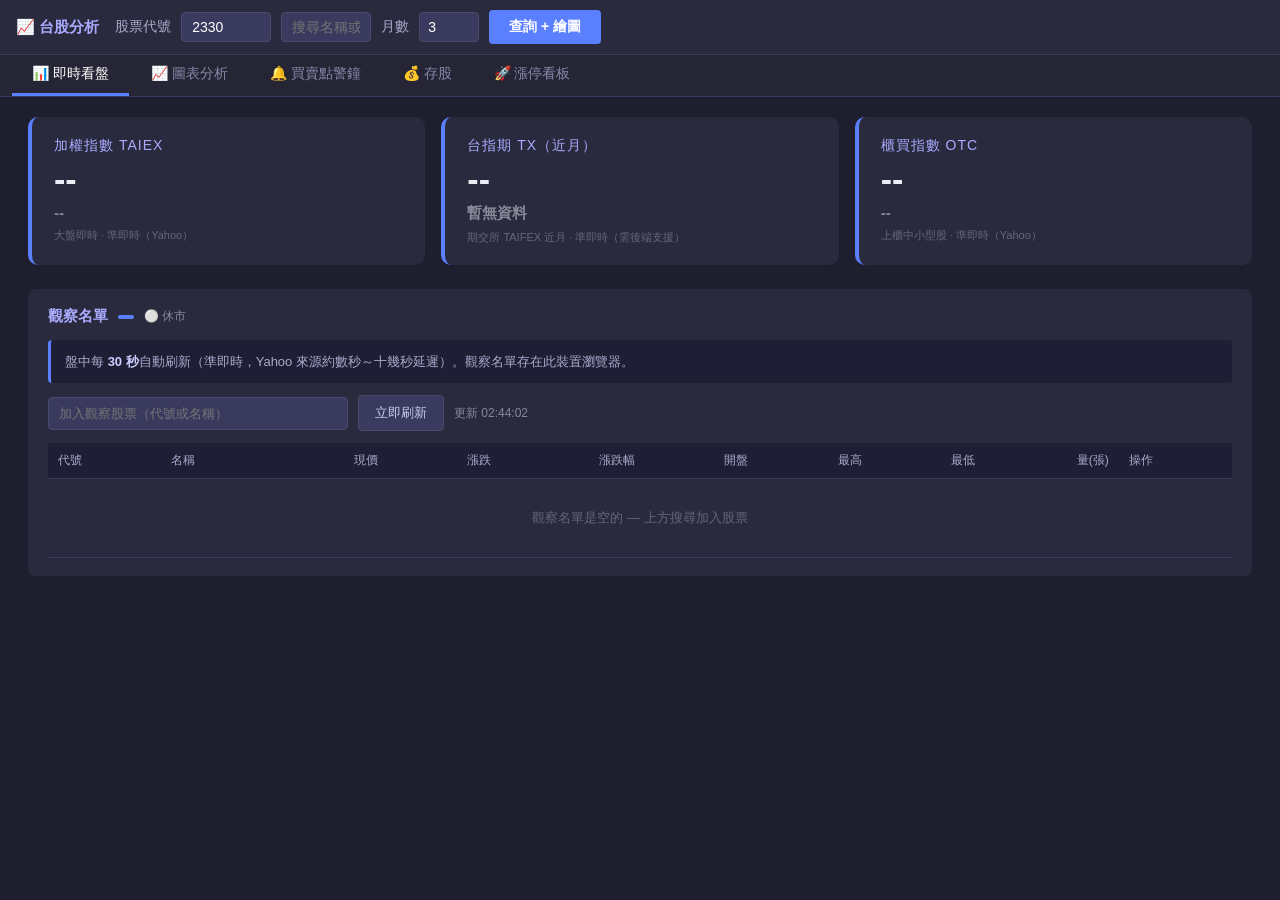
<file: index.html>
<!DOCTYPE html>
<html lang="zh-TW">
<head>
  <meta charset="UTF-8">
  <meta name="viewport" content="width=device-width, initial-scale=1.0">
  <title>台股分析工具</title>
  <link rel="stylesheet" href="app.css?v=20261029b">
</head>
<body>

  <!-- 頂部操作列 -->
  <div id="topbar">
    <span id="siteTitle">📈 台股分析</span>
    <label>股票代號</label>
    <input type="text" id="stockInput" value="2330" maxlength="6" autocomplete="off">

    <div id="searchContainer">
      <input type="text" id="searchInput" placeholder="搜尋名稱或代號..." autocomplete="off">
      <div id="searchDropdown"></div>
    </div>

    <label>月數</label>
    <input type="number" id="monthsInput" value="3" min="1" max="12">
    <button id="queryBtn">查詢 + 繪圖</button>
    <span id="statusLabel"></span>
  </div>

  <!-- 分頁列 -->
  <div id="tabBar">
    <button class="tab-btn active" data-tab="market">📊 即時看盤</button>
    <button class="tab-btn" data-tab="chart">📈 圖表分析</button>
    <button class="tab-btn" data-tab="alerts">🔔 買賣點警鐘</button>
    <button class="tab-btn" data-tab="holdings">💰 存股</button>
    <button class="tab-btn" data-tab="limitup">🚀 漲停看板</button>
  </div>

  <!-- 圖表分析頁 -->
  <div id="tab-chart" class="tab-pane">
    <div id="main">
      <div id="infoPanel">
        <h3>即時資訊</h3>
        <div class="info-row"><span class="info-key">名稱</span><span id="info-name" class="info-val">--</span></div>
        <div class="info-row"><span class="info-key">最新股價</span><span id="info-price" class="info-val">--</span></div>
        <div class="info-row"><span class="info-key">開盤</span><span id="info-open" class="info-val">--</span></div>
        <div class="info-row"><span class="info-key">最高</span><span id="info-high" class="info-val">--</span></div>
        <div class="info-row"><span class="info-key">最低</span><span id="info-low" class="info-val">--</span></div>
        <div class="info-row"><span class="info-key">昨收</span><span id="info-ref" class="info-val">--</span></div>
        <div class="info-row"><span class="info-key">成交量（張）</span><span id="info-vol" class="info-val">--</span></div>
        <div class="info-row"><span class="info-key">漲跌</span><span id="info-change" class="info-val">--</span></div>

        <div id="myHoldingsQuick">
          <h4>我的持股</h4>
          <div id="quickHoldingsList" class="quick-holdings-list">
            <span class="quick-empty">載入中...</span>
          </div>
        </div>
      </div>
      <div id="chartArea">
        <div id="chart-candle"></div>
        <div id="chart-macd"></div>
        <div id="chart-rsi"></div>
        <div id="chart-volume"></div>
      </div>
    </div>
  </div>

  <!-- 買賣點警鐘頁 -->
  <div id="tab-alerts" class="tab-pane">
    <div id="alertsPage">

      <!-- Telegram 設定 -->
      <div class="alerts-section">
        <h3>Telegram Bot 設定</h3>
        <div class="tg-setup-hint">
          1. Telegram 搜尋 <b>@BotFather</b> → 傳 <code>/newbot</code> → 取得 Bot Token<br>
          2. 搜尋你建立的 Bot，傳任意訊息給它<br>
          3. 貼上 Token 後按「自動取得 Chat ID」<br>
          <span style="color:#ffaa55">⚠ 背景監控由 Google Apps Script 負責，此處設定僅供測試通知使用</span>
        </div>
        <div class="token-row" style="margin-top:12px">
          <input type="password" id="telegramTokenInput" placeholder="Bot Token（如 123456:ABC-DEF...）">
          <button id="getChatIdBtn">自動取得 Chat ID</button>
          <button id="saveTokenBtn">儲存</button>
          <button id="testTelegramBtn">測試通知</button>
        </div>
        <div class="token-row" style="margin-top:8px">
          <input type="text" id="telegramChatIdInput" placeholder="Chat ID（自動填入或手動輸入）" style="width:220px">
        </div>
        <div id="tokenStatus" class="token-status"></div>
      </div>

      <!-- 買賣點監控 -->
      <div class="alerts-section">
        <h3>買賣點監控 <span id="alertCountBadge"></span></h3>
        <div class="tg-setup-hint" style="margin-bottom:12px">
          預設載入你的持股。填入<b style="color:#ff8888">買點（跌到 ↓）</b>或<b style="color:#66ffaa">賣點（漲到 ↑）</b>價格後按「儲存」，
          觸價時由 <b>Google Apps Script</b> 背景監控並發 <b>Telegram</b> 即時通知。
        </div>
        <div class="add-alert-row">
          <div id="alertSearchContainer">
            <input type="text" id="alertSearchInput" placeholder="加入其他股票監控（代號或名稱）" autocomplete="off">
            <div id="alertSearchDropdown"></div>
          </div>
        </div>
        <div id="addAlertStatus" class="token-status"></div>
        <div class="holdings-table-wrap" style="margin-top:12px">
          <table id="alertTable">
            <thead>
              <tr>
                <th>代號</th>
                <th>名稱</th>
                <th class="num">現價</th>
                <th class="num">買點 ↓</th>
                <th class="num">賣點 ↑</th>
                <th>狀態</th>
                <th>操作</th>
              </tr>
            </thead>
            <tbody id="alertTbody">
              <tr><td colspan="7" class="no-holdings">載入中...</td></tr>
            </tbody>
          </table>
        </div>
      </div>

    </div>
  </div>

  <!-- 存股頁 -->
  <div id="tab-holdings" class="tab-pane">
    <div id="holdingsPage">

      <!-- 摘要 -->
      <div class="holdings-section">
        <h3>投資組合摘要</h3>
        <div class="holdings-summary">
          <div class="summary-card">
            <div class="summary-label">總市值</div>
            <div class="summary-value" id="sumMarketValue">--</div>
          </div>
          <div class="summary-card">
            <div class="summary-label">總損益</div>
            <div class="summary-value" id="sumProfit">--</div>
          </div>
          <div class="summary-card">
            <div class="summary-label">年股息估算</div>
            <div class="summary-value" id="sumAnnualDiv">--</div>
          </div>
          <div class="summary-card">
            <div class="summary-label">平均殖利率</div>
            <div class="summary-value" id="sumAvgYield">--</div>
          </div>
          <div class="summary-card">
            <div class="summary-label">持股檔數</div>
            <div class="summary-value" id="sumCount">--</div>
          </div>
        </div>
      </div>

      <!-- 分布視覺化 -->
      <div class="holdings-section">
        <h3>分布視覺化</h3>
        <div class="holdings-charts">
          <div class="pie-container">
            <div class="pie-title">市值佔比</div>
            <div id="pieMarketValue" class="pie-content"></div>
          </div>
          <div class="pie-container">
            <div class="pie-title">年股息佔比</div>
            <div id="pieAnnualDiv" class="pie-content"></div>
          </div>
        </div>
      </div>

      <!-- 新增持股 -->
      <div class="holdings-section">
        <h3>新增持股</h3>
        <div class="add-holding-row">
          <div id="holdingSearchContainer">
            <input type="text" id="holdingSearchInput" placeholder="代號或名稱" autocomplete="off">
            <div id="holdingSearchDropdown"></div>
          </div>
          <input type="text" id="holdingStockNo" placeholder="代號" maxlength="6" readonly>
          <input type="text" id="holdingStockName" placeholder="名稱" readonly>
          <input type="number" id="holdingShares" placeholder="股數" min="1" step="1">
          <input type="number" id="holdingCostPrice" placeholder="成本價 / 股（選填）" step="0.01" min="0">
          <input type="text" id="holdingAccount" placeholder="帳戶（如：永豐、玉山）">
          <input type="text" id="holdingTags" placeholder="標籤（逗號分隔，如：金融,高股息）">
          <button id="addHoldingBtn">新增</button>
        </div>
        <div id="addHoldingStatus" class="token-status"></div>
      </div>

      <!-- 篩選 + 表格 -->
      <div class="holdings-section">
        <h3>持股清單 <span id="holdingCountBadge"></span></h3>
        <div class="holdings-filter">
          <label>股利期間</label>
          <select id="dividendPeriod">
            <option value="ttm">近 12 個月</option>
            <option value="thisYear">今年</option>
            <option value="lastYear">去年</option>
          </select>
          <label style="margin-left:18px">標籤篩選</label>
          <div id="tagFilterChips"></div>
          <button id="refreshHoldingsBtn" style="margin-left:auto">重新整理</button>
        </div>
        <div class="holdings-table-wrap">
          <table id="holdingsTable">
            <thead>
              <tr>
                <th data-sort="stockNo">代號</th>
                <th data-sort="stockName">名稱</th>
                <th data-sort="account">帳戶</th>
                <th data-sort="tags">標籤</th>
                <th data-sort="shares" class="num">持股</th>
                <th data-sort="costPrice" class="num">成本</th>
                <th data-sort="price" class="num">現價</th>
                <th data-sort="marketValue" class="num">市值</th>
                <th data-sort="profit" class="num">損益</th>
                <th data-sort="annualDiv" class="num">年股息</th>
                <th data-sort="yield" class="num">市場殖利率</th>
                <th data-sort="personalYield" class="num">個人殖利率</th>
                <th>操作</th>
              </tr>
            </thead>
            <tbody id="holdingsTbody">
              <tr><td colspan="13" class="no-holdings">尚無持股</td></tr>
            </tbody>
            <tfoot id="holdingsTfoot"></tfoot>
          </table>
        </div>
      </div>

    </div>
  </div>

  <!-- 即時看盤頁 -->
  <div id="tab-market" class="tab-pane active">
    <div id="marketPage">

      <!-- 指數卡片 -->
      <div class="market-indices">
        <div class="index-card" id="idxTwii">
          <div class="idx-name">加權指數 TAIEX</div>
          <div class="idx-price">--</div>
          <div class="idx-change">--</div>
          <div class="idx-meta">大盤即時 · 準即時（Yahoo）</div>
        </div>
        <div class="index-card" id="idxTx">
          <div class="idx-name">台指期 TX（近月）</div>
          <div class="idx-price">--</div>
          <div class="idx-change">載入中</div>
          <div class="idx-meta">期交所 TAIFEX 近月 · 準即時（需後端支援）</div>
        </div>
        <div class="index-card" id="idxOtc">
          <div class="idx-name">櫃買指數 OTC</div>
          <div class="idx-price">--</div>
          <div class="idx-change">--</div>
          <div class="idx-meta">上櫃中小型股 · 準即時（Yahoo）</div>
        </div>
      </div>

      <!-- 觀察名單 -->
      <div class="market-section">
        <h3>
          觀察名單 <span id="watchCountBadge"></span>
          <span id="marketStatus" class="market-status"></span>
        </h3>
        <div class="tg-setup-hint" style="margin-bottom:12px">
          盤中每 <b>30 秒</b>自動刷新（準即時，Yahoo 來源約數秒～十幾秒延遲）。觀察名單存在此裝置瀏覽器。
        </div>
        <div class="add-watch-row">
          <div id="watchSearchContainer">
            <input type="text" id="watchSearchInput" placeholder="加入觀察股票（代號或名稱）" autocomplete="off">
            <div id="watchSearchDropdown"></div>
          </div>
          <button id="refreshWatchBtn">立即刷新</button>
          <span id="watchUpdated" class="watch-updated"></span>
        </div>
        <div class="holdings-table-wrap" style="margin-top:12px">
          <table id="watchTable">
            <thead>
              <tr>
                <th>代號</th>
                <th>名稱</th>
                <th class="num">現價</th>
                <th class="num">漲跌</th>
                <th class="num">漲跌幅</th>
                <th class="num">開盤</th>
                <th class="num">最高</th>
                <th class="num">最低</th>
                <th class="num">量(張)</th>
                <th>操作</th>
              </tr>
            </thead>
            <tbody id="watchTbody">
              <tr><td colspan="10" class="no-holdings">觀察名單是空的 — 上方搜尋加入股票</td></tr>
            </tbody>
          </table>
        </div>
      </div>

    </div>
  </div>

  <!-- 漲停看板頁（資料來源：taiwan-stock-board 每日收盤後自動產生的 data.json） -->
  <div id="tab-limitup" class="tab-pane">
    <div id="limitupPage">
      <div class="market-section">
        <h3>
          每日漲停飆股 <span id="limitupCountBadge"></span>
          <span id="limitupDate" class="market-status"></span>
        </h3>
        <div class="tg-setup-hint" style="margin-bottom:12px">
          上市股票收盤漲幅 ≥ 9.5%，交易日 <b>14:15</b> 後自動更新。點擊列可展開相關新聞，點擊代號可看K線圖。
        </div>
        <div class="holdings-table-wrap">
          <table id="limitupTable">
            <thead>
              <tr>
                <th>代號</th>
                <th>名稱</th>
                <th class="num">收盤價</th>
                <th class="num">漲幅</th>
                <th class="num">成交量(張)</th>
                <th>新聞</th>
              </tr>
            </thead>
            <tbody id="limitupTbody">
              <tr><td colspan="6" class="no-holdings">載入中...</td></tr>
            </tbody>
          </table>
        </div>
      </div>
    </div>
  </div>

  <script src="lib/lightweight-charts.standalone.production.js"></script>
  <script src="app.js?v=20261029b"></script>
</body>
</html>
</file>
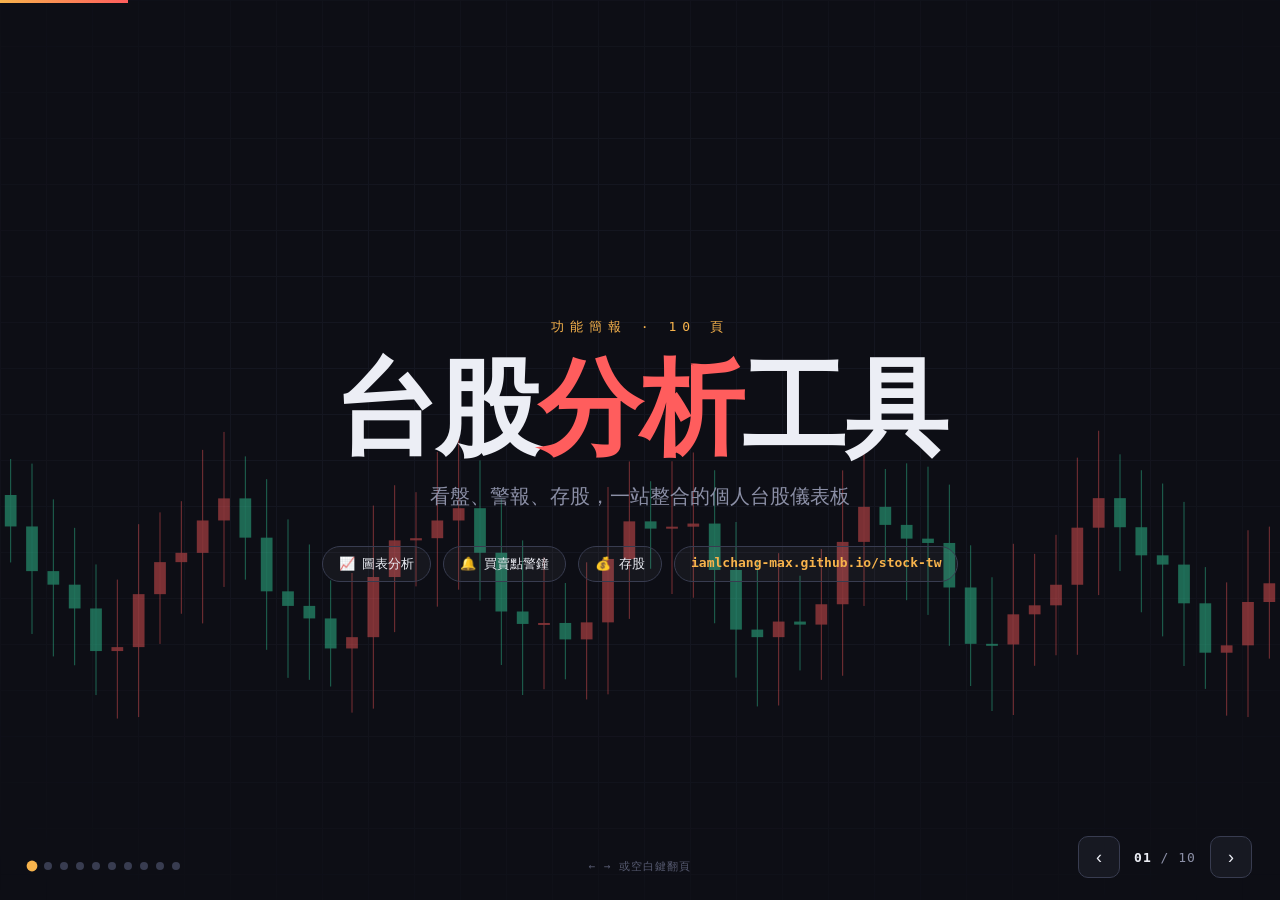
<file: slides.html>
<!DOCTYPE html>
<html lang="zh-TW">
<head>
<meta charset="UTF-8">
<meta name="viewport" content="width=device-width, initial-scale=1.0">
<title>台股分析工具 — 功能簡報</title>
<style>
  :root {
    --ink:      #0d0e15;
    --panel:    #171922;
    --panel-2:  #1f2230;
    --line:     #2a2d3d;
    --line-2:   #383c50;
    --text:     #eceef5;
    --muted:    #8b8fa6;
    --dim:      #565a70;
    --gold:     #f7b34c;
    --gold-dim: #7a5c2a;
    --up:       #ff5d5d;  /* 台股漲＝紅 */
    --down:     #35d6a0;  /* 台股跌＝綠 */
    --blue:     #6d8cff;
    --sans: "Microsoft JhengHei", "PingFang TC", "Noto Sans TC", system-ui, sans-serif;
    --mono: "SF Mono", "Cascadia Code", "Consolas", "Roboto Mono", ui-monospace, monospace;
  }

  * { margin: 0; padding: 0; box-sizing: border-box; }

  html, body { height: 100%; }

  body {
    background: var(--ink);
    color: var(--text);
    font-family: var(--sans);
    overflow: hidden;
    -webkit-font-smoothing: antialiased;
  }

  /* subtle terminal grid on the whole stage */
  .stage {
    position: fixed;
    inset: 0;
    background-image:
      linear-gradient(var(--line) 1px, transparent 1px),
      linear-gradient(90deg, var(--line) 1px, transparent 1px);
    background-size: 46px 46px;
    opacity: 0.28;
    pointer-events: none;
    -webkit-mask-image: radial-gradient(ellipse 80% 70% at 50% 45%, #000 40%, transparent 100%);
            mask-image: radial-gradient(ellipse 80% 70% at 50% 45%, #000 40%, transparent 100%);
  }

  .deck { position: fixed; inset: 0; }

  .slide {
    position: absolute;
    inset: 0;
    display: flex;
    opacity: 0;
    visibility: hidden;
    transform: translateY(14px);
    transition: opacity .5s ease, transform .5s ease, visibility .5s;
    padding: clamp(28px, 5vh, 60px) clamp(32px, 6vw, 96px);
  }
  .slide.active { opacity: 1; visibility: visible; transform: none; }

  .inner {
    margin: auto;
    width: 100%;
    max-width: 1180px;
    height: 100%;
    display: flex;
    flex-direction: column;
  }

  /* ── slide chrome ── */
  .eyebrow {
    display: flex;
    align-items: center;
    gap: 12px;
    font-family: var(--mono);
    font-size: 12px;
    letter-spacing: 2px;
    text-transform: uppercase;
    color: var(--gold);
  }
  .eyebrow::before {
    content: "";
    width: 26px; height: 2px;
    background: var(--gold);
  }
  .eyebrow .tab { color: var(--muted); letter-spacing: 1px; }

  h2.title {
    font-size: clamp(28px, 4.4vw, 46px);
    font-weight: 800;
    line-height: 1.12;
    letter-spacing: -0.5px;
    text-wrap: balance;
    margin: 18px 0 8px;
  }
  .lede {
    color: var(--muted);
    font-size: clamp(14px, 1.5vw, 17px);
    line-height: 1.7;
    max-width: 62ch;
  }

  .body { flex: 1; display: flex; min-height: 0; margin-top: clamp(18px, 3.2vh, 34px); }

  /* ── generic panels ── */
  .panel {
    background: var(--panel);
    border: 1px solid var(--line);
    border-radius: 12px;
  }
  .num { font-family: var(--mono); font-variant-numeric: tabular-nums; }

  /* ── footer bar ── */
  .footbar {
    display: flex;
    align-items: center;
    justify-content: space-between;
    font-family: var(--mono);
    font-size: 11px;
    letter-spacing: 1px;
    color: var(--dim, #5d6076);
    padding-top: 16px;
  }
  .footbar .brand { color: var(--muted); }
  .footbar .brand b { color: var(--gold); font-weight: 700; }

  /* ═══════════ SLIDE 1 — COVER ═══════════ */
  #s1 { padding: 0; }
  #s1 canvas { position: absolute; inset: 0; width: 100%; height: 100%; opacity: .5; }
  .cover {
    position: relative;
    margin: auto;
    text-align: center;
    z-index: 2;
    padding: 40px;
  }
  .cover .kicker {
    font-family: var(--mono);
    font-size: 13px;
    letter-spacing: 6px;
    color: var(--gold);
    text-transform: uppercase;
  }
  .cover h1 {
    font-size: clamp(44px, 9vw, 104px);
    font-weight: 800;
    letter-spacing: -2px;
    line-height: 0.98;
    margin: 22px 0 20px;
  }
  .cover h1 .mk { color: var(--up); }
  .cover .sub { color: var(--muted); font-size: clamp(15px, 2vw, 20px); max-width: 40ch; margin: 0 auto; line-height: 1.6; }
  .cover .chips { display: flex; gap: 12px; justify-content: center; flex-wrap: wrap; margin-top: 34px; }
  .cover .chip {
    font-family: var(--mono);
    font-size: 13px;
    color: var(--text);
    background: rgba(255,255,255,.04);
    border: 1px solid var(--line-2);
    padding: 8px 16px;
    border-radius: 999px;
  }
  .cover .chip b { color: var(--gold); }

  /* ═══════════ shared grids ═══════════ */
  .cols-2 { display: grid; grid-template-columns: 1fr 1fr; gap: 26px; width: 100%; }
  .cols-3 { display: grid; grid-template-columns: repeat(3, 1fr); gap: 20px; width: 100%; }

  /* spec rows (architecture) */
  .spec { display: flex; flex-direction: column; gap: 0; align-self: center; width: 100%; }
  .spec .row {
    display: grid;
    grid-template-columns: 130px 1fr;
    gap: 18px;
    padding: 15px 4px;
    border-bottom: 1px solid var(--line);
    align-items: baseline;
  }
  .spec .row:last-child { border-bottom: none; }
  .spec .k { font-family: var(--mono); font-size: 12px; letter-spacing: 1px; color: var(--gold); text-transform: uppercase; }
  .spec .v { font-size: 15px; color: var(--text); line-height: 1.5; }
  .spec .v small { color: var(--muted); display: block; margin-top: 3px; font-size: 12.5px; }

  /* tab overview cards */
  .tabcard {
    display: flex;
    flex-direction: column;
    padding: 26px 24px;
    gap: 14px;
  }
  .tabcard .ic { font-size: 34px; }
  .tabcard h3 { font-size: 22px; font-weight: 800; }
  .tabcard .desc { color: var(--muted); font-size: 14px; line-height: 1.65; flex: 1; }
  .tabcard .pts { list-style: none; display: flex; flex-direction: column; gap: 7px; }
  .tabcard .pts li { font-size: 13px; color: var(--text); padding-left: 16px; position: relative; }
  .tabcard .pts li::before { content: "▸"; position: absolute; left: 0; color: var(--gold); }
  .tabcard.chart { border-top: 3px solid var(--blue); }
  .tabcard.alert { border-top: 3px solid var(--gold); }
  .tabcard.save  { border-top: 3px solid var(--up); }

  /* feature list (left column of detail slides) */
  .flist { display: flex; flex-direction: column; gap: 16px; align-self: center; }
  .flist .f { display: grid; grid-template-columns: 34px 1fr; gap: 12px; }
  .flist .f .fi {
    width: 34px; height: 34px; border-radius: 9px;
    display: grid; place-items: center;
    background: var(--panel-2); border: 1px solid var(--line-2);
    font-size: 17px;
  }
  .flist .f h4 { font-size: 15.5px; font-weight: 700; margin-bottom: 3px; }
  .flist .f p { font-size: 13px; color: var(--muted); line-height: 1.55; }

  /* mock: info panel */
  .mock { padding: 16px; display: flex; flex-direction: column; gap: 10px; align-self: center; width: 100%; }
  .mock-head { display: flex; align-items: center; justify-content: space-between; font-size: 12px; color: var(--muted); font-family: var(--mono); letter-spacing: 1px; }
  .inforow { display: flex; justify-content: space-between; padding: 7px 4px; border-bottom: 1px solid var(--line); font-size: 13px; }
  .inforow .ik { color: var(--muted); }
  .inforow .iv { font-family: var(--mono); font-weight: 700; }
  .inforow .up { color: var(--up); }

  .mini-chart { height: 150px; border-radius: 8px; overflow: hidden; border: 1px solid var(--line); background: #10121b; }
  .mini-chart canvas { width: 100%; height: 100%; display: block; }

  .indicators { display: flex; gap: 8px; flex-wrap: wrap; margin-top: 4px; }
  .indicators .tag { font-family: var(--mono); font-size: 11.5px; padding: 5px 11px; border-radius: 6px; background: var(--panel-2); border: 1px solid var(--line-2); color: var(--text); }

  /* holdings quick chips (slide 5) */
  .side-mock { padding: 18px; display: flex; flex-direction: column; gap: 14px; align-self: center; width: 100%; }
  .side-mock .search { display: flex; align-items: center; gap: 8px; background: var(--panel-2); border: 1px solid var(--line-2); border-radius: 8px; padding: 9px 12px; color: var(--muted); font-size: 13px; }
  .side-title { font-family: var(--mono); font-size: 11px; letter-spacing: 2px; color: var(--muted); text-transform: uppercase; border-top: 1px solid var(--line); padding-top: 14px; }
  .qchips { display: flex; flex-direction: column; gap: 7px; }
  .qchip { display: flex; align-items: baseline; gap: 8px; background: var(--panel-2); border: 1px solid var(--line-2); border-radius: 8px; padding: 8px 12px; }
  .qchip .c { font-family: var(--mono); color: var(--gold); font-weight: 700; font-size: 13px; }
  .qchip .n { font-size: 13px; color: var(--text); }

  /* flow (slide 6) */
  .flow { display: grid; grid-template-columns: 1fr auto 1fr auto 1fr; align-items: stretch; gap: 0; width: 100%; align-self: center; }
  .step { padding: 26px 22px; text-align: center; display: flex; flex-direction: column; gap: 12px; }
  .step .sn { font-family: var(--mono); font-size: 12px; color: var(--gold); letter-spacing: 2px; }
  .step .si { font-size: 40px; }
  .step h4 { font-size: 18px; font-weight: 800; }
  .step p { font-size: 13px; color: var(--muted); line-height: 1.55; }
  .arrow { display: grid; place-items: center; color: var(--line-2); font-size: 26px; padding: 0 6px; }
  .flow .step:nth-child(5) .si { color: var(--gold); }

  /* tables */
  table.mock-table { width: 100%; border-collapse: collapse; font-size: 13.5px; align-self: center; }
  .mock-table th, .mock-table td { padding: 11px 14px; text-align: right; border-bottom: 1px solid var(--line); white-space: nowrap; }
  .mock-table th { color: var(--muted); font-weight: 500; font-family: var(--mono); font-size: 11.5px; letter-spacing: 1px; text-transform: uppercase; border-bottom: 2px solid var(--line-2); }
  .mock-table td:first-child, .mock-table th:first-child,
  .mock-table td.l, .mock-table th.l { text-align: left; }
  .mock-table .code { font-family: var(--mono); color: var(--gold); font-weight: 700; }
  .mock-table td.n { font-family: var(--mono); font-variant-numeric: tabular-nums; }
  .mock-table .up { color: var(--up); font-weight: 700; }
  .mock-table .down { color: var(--down); font-weight: 700; }
  .pill { font-family: var(--mono); font-size: 11px; padding: 3px 9px; border-radius: 999px; }
  .pill.on { background: #202a44; color: var(--blue); }
  .pill.hit { background: #352a1c; color: var(--gold); }
  .inp { font-family: var(--mono); background: #10121b; border: 1px solid var(--line-2); border-radius: 6px; padding: 5px 10px; color: var(--text); display: inline-block; min-width: 66px; text-align: right; }
  .inp.b { border-color: #5a2f2f; }
  .inp.s { border-color: #2c5344; }

  /* summary cards (slide 8) */
  .sumgrid { display: grid; grid-template-columns: repeat(4, 1fr); gap: 16px; }
  .sumcard { padding: 20px 18px; display: flex; flex-direction: column; gap: 9px; }
  .sumcard .sl { font-size: 12.5px; color: var(--muted); letter-spacing: 1px; }
  .sumcard .sv { font-family: var(--mono); font-size: 26px; font-weight: 800; font-variant-numeric: tabular-nums; }
  .sumcard .sv.up { color: var(--up); }
  .sumcard .sv small { font-size: 14px; }

  .pie-wrap { display: flex; align-items: center; gap: 26px; padding: 22px; align-self: center; }
  .pie {
    width: 168px; height: 168px; border-radius: 50%;
    flex-shrink: 0;
    background: conic-gradient(
      var(--blue)   0 57%,
      var(--down)   57% 84%,
      var(--gold)   84% 92%,
      var(--up)     92% 97%,
      #a06cff       97% 100%
    );
    -webkit-mask: radial-gradient(circle 44px at center, transparent 98%, #000 100%);
            mask: radial-gradient(circle 44px at center, transparent 98%, #000 100%);
  }
  .legend { display: flex; flex-direction: column; gap: 10px; font-size: 13.5px; }
  .legend .li { display: flex; align-items: center; gap: 10px; }
  .legend .sw { width: 12px; height: 12px; border-radius: 3px; }
  .legend .lv { margin-left: auto; font-family: var(--mono); color: var(--muted); }

  /* closing (slide 10) */
  .close-grid { display: grid; grid-template-columns: 1.1fr 1fr; gap: 40px; align-self: center; width: 100%; }
  .backend .row { display: grid; grid-template-columns: 128px 1fr; gap: 16px; padding: 13px 0; border-bottom: 1px solid var(--line); }
  .backend .row:last-child { border: none; }
  .backend .k { font-family: var(--mono); font-size: 12px; color: var(--gold); letter-spacing: 1px; }
  .backend .v { font-size: 14px; color: var(--text); line-height: 1.5; }
  .backend .v small { color: var(--muted); }
  .endcard { display: flex; flex-direction: column; justify-content: center; gap: 18px; padding: 34px; text-align: left; }
  .endcard .big { font-size: 30px; font-weight: 800; line-height: 1.2; }
  .endcard .u { font-family: var(--mono); font-size: 14px; color: var(--gold); word-break: break-all; }
  .endcard .meta { font-size: 13px; color: var(--muted); line-height: 1.7; }

  /* ── navigation ── */
  .nav { position: fixed; bottom: 22px; right: 28px; display: flex; align-items: center; gap: 14px; z-index: 40; }
  .nav button {
    width: 42px; height: 42px; border-radius: 10px;
    background: var(--panel); border: 1px solid var(--line-2); color: var(--text);
    font-size: 18px; cursor: pointer; display: grid; place-items: center;
    transition: background .15s, border-color .15s;
  }
  .nav button:hover { background: var(--panel-2); border-color: var(--gold); color: var(--gold); }
  .nav .count { font-family: var(--mono); font-size: 13px; letter-spacing: 1px; color: var(--muted); min-width: 62px; text-align: center; }
  .nav .count b { color: var(--text); }

  .progress { position: fixed; top: 0; left: 0; right: 0; height: 3px; background: transparent; z-index: 40; }
  .progress .bar { height: 100%; width: 0; background: linear-gradient(90deg, var(--gold), var(--up)); transition: width .5s ease; }

  .dots { position: fixed; bottom: 30px; left: 28px; display: flex; gap: 8px; z-index: 40; }
  .dots i { width: 8px; height: 8px; border-radius: 50%; background: var(--line-2); cursor: pointer; transition: background .2s, transform .2s; }
  .dots i.on { background: var(--gold); transform: scale(1.35); }

  .hint { position: fixed; bottom: 26px; left: 50%; transform: translateX(-50%); font-family: var(--mono); font-size: 11px; color: var(--dim, #565a70); letter-spacing: 1px; z-index: 40; }

  @media (prefers-reduced-motion: reduce) {
    .slide { transition: opacity .01s; }
    .progress .bar { transition: none; }
  }
  @media (max-width: 720px) {
    .cols-2, .cols-3, .sumgrid, .flow, .close-grid { grid-template-columns: 1fr; }
    .flow .arrow { transform: rotate(90deg); }
    .hint { display: none; }
  }
</style>
</head>
<body>
<div class="stage"></div>
<div class="progress"><div class="bar" id="bar"></div></div>

<div class="deck" id="deck">

  <!-- 1 ─ COVER -->
  <section class="slide active" id="s1">
    <canvas id="coverCanvas"></canvas>
    <div class="cover">
      <div class="kicker">功能簡報 · 10 頁</div>
      <h1>台股<span class="mk">分析</span>工具</h1>
      <p class="sub">看盤、警報、存股，一站整合的個人台股儀表板</p>
      <div class="chips">
        <span class="chip">📈 圖表分析</span>
        <span class="chip">🔔 買賣點警鐘</span>
        <span class="chip">💰 存股</span>
        <span class="chip"><b>iamlchang-max.github.io/stock-tw</b></span>
      </div>
    </div>
  </section>

  <!-- 2 ─ ARCHITECTURE -->
  <section class="slide" id="s2">
    <div class="inner">
      <div class="eyebrow"><span>01</span><span class="tab">架構總覽</span></div>
      <h2 class="title">純前端 × Apps Script 後端</h2>
      <p class="lede">前端部署在 GitHub Pages，資料與背景監控交給 Google Apps Script；行情走 Yahoo Finance，經自家代理避開 IP 封鎖。</p>
      <div class="body">
        <div class="cols-2">
          <div class="panel spec">
            <div class="row"><span class="k">前端</span><span class="v">原生 HTML / CSS / JS<small>index.html · app.css · app.js（GitHub Pages）</small></span></div>
            <div class="row"><span class="k">後端</span><span class="v">Google Apps Script<small>gas-code.gs — 資料儲存、行情代理、背景巡檢</small></span></div>
            <div class="row"><span class="k">圖表</span><span class="v">Lightweight Charts<small>K 線 · 均線 · 布林 · MACD · RSI · 量</small></span></div>
            <div class="row"><span class="k">行情</span><span class="v">Yahoo Finance<small>透過 GAS proxy（TWSE MIS 會擋 Google IP）</small></span></div>
            <div class="row"><span class="k">儲存</span><span class="v">ScriptProperties + localStorage<small>警報／持股存後端；設定與快取存本機</small></span></div>
          </div>
          <div class="panel mock">
            <div class="mock-head"><span>DATA FLOW</span><span>realtime</span></div>
            <div class="inforow"><span class="ik">瀏覽器（GitHub Pages）</span><span class="iv">UI</span></div>
            <div class="inforow"><span class="ik">↕ fetch / POST</span><span class="iv up">JSON</span></div>
            <div class="inforow"><span class="ik">Apps Script Web App</span><span class="iv">/exec</span></div>
            <div class="inforow"><span class="ik">↕ proxy</span><span class="iv">Yahoo</span></div>
            <div class="inforow"><span class="ik">背景 cron（每分鐘）</span><span class="iv">Telegram</span></div>
            <div class="indicators">
              <span class="tag">doGet</span><span class="tag">doPost</span><span class="tag">checkAlerts</span><span class="tag">handleProxy</span>
            </div>
          </div>
        </div>
      </div>
      <div class="footbar"><span class="brand"><b>台股分析工具</b> · 功能簡報</span><span>02 / 10</span></div>
    </div>
  </section>

  <!-- 3 ─ THREE TABS -->
  <section class="slide" id="s3">
    <div class="inner">
      <div class="eyebrow"><span>02</span><span class="tab">分頁概覽</span></div>
      <h2 class="title">三個分頁，一條動線</h2>
      <p class="lede">從看圖找標的、設好買賣點監控、再回頭盤點存股損益 —— 三頁彼此串接，代號到處可點跳圖。</p>
      <div class="body">
        <div class="cols-3">
          <div class="panel tabcard chart">
            <div class="ic">📈</div>
            <h3>圖表分析</h3>
            <p class="desc">輸入代號或搜尋名稱，繪出完整技術線圖與即時資訊。</p>
            <ul class="pts"><li>K 線＋均線＋布林</li><li>MACD／RSI／量</li><li>我的持股快選</li></ul>
          </div>
          <div class="panel tabcard alert">
            <div class="ic">🔔</div>
            <h3>買賣點警鐘</h3>
            <p class="desc">預載持股，設定買點與賣點，觸價由後端發 Telegram 通知。</p>
            <ul class="pts"><li>買賣雙價監控</li><li>現價紅漲綠跌</li><li>背景每分鐘巡檢</li></ul>
          </div>
          <div class="panel tabcard save">
            <div class="ic">💰</div>
            <h3>存股</h3>
            <p class="desc">盤點持股市值、損益與殖利率，圖表化投資組合分布。</p>
            <ul class="pts"><li>總損益＋報酬率</li><li>市場／個人殖利率</li><li>標籤篩選與排序</li></ul>
          </div>
        </div>
      </div>
      <div class="footbar"><span class="brand"><b>台股分析工具</b> · 功能簡報</span><span>03 / 10</span></div>
    </div>
  </section>

  <!-- 4 ─ CHART I -->
  <section class="slide" id="s4">
    <div class="inner">
      <div class="eyebrow"><span>03</span><span class="tab">圖表分析</span></div>
      <h2 class="title">查詢即繪圖，技術指標一次到位</h2>
      <div class="body">
        <div class="cols-2">
          <div class="flist">
            <div class="f"><div class="fi">🔍</div><div><h4>代號 / 名稱查詢</h4><p>輸入代號或用中文名稱模糊搜尋，選 1～12 月區間，按查詢即繪圖。</p></div></div>
            <div class="f"><div class="fi">📊</div><div><h4>即時資訊面板</h4><p>名稱、股價、開高低收、昨收、成交量、漲跌，紅漲綠跌一眼判讀。</p></div></div>
            <div class="f"><div class="fi">📈</div><div><h4>四組技術圖表</h4><p>K 線＋移動平均＋布林通道，另附 MACD、RSI 與成交量。</p></div></div>
          </div>
          <div class="panel mock">
            <div class="mock-head"><span>2330 台積電</span><span class="up">▲ 2415.00</span></div>
            <div class="inforow"><span class="ik">開盤</span><span class="iv">2402.00</span></div>
            <div class="inforow"><span class="ik">最高 / 最低</span><span class="iv">2420 / 2398</span></div>
            <div class="inforow"><span class="ik">漲跌</span><span class="iv up">+18.00 (+0.75%)</span></div>
            <div class="mini-chart"><canvas id="miniChart"></canvas></div>
            <div class="indicators">
              <span class="tag">K 線</span><span class="tag">MA</span><span class="tag">Bollinger</span><span class="tag">MACD</span><span class="tag">RSI</span><span class="tag">Volume</span>
            </div>
          </div>
        </div>
      </div>
      <div class="footbar"><span class="brand"><b>台股分析工具</b> · 功能簡報</span><span>04 / 10</span></div>
    </div>
  </section>

  <!-- 5 ─ CHART II -->
  <section class="slide" id="s5">
    <div class="inner">
      <div class="eyebrow"><span>04</span><span class="tab">圖表分析</span></div>
      <h2 class="title">我的持股快選 · 一鍵看圖</h2>
      <p class="lede">左側欄自動載入存股清單，點任一檔即在本頁繪圖；新增／刪除持股會即時同步，不必切分頁。</p>
      <div class="body">
        <div class="cols-2">
          <div class="panel side-mock">
            <div class="search">🔍　搜尋名稱或代號…</div>
            <div class="side-title">我的持股</div>
            <div class="qchips">
              <div class="qchip"><span class="c">2330</span><span class="n">台積電</span></div>
              <div class="qchip"><span class="c">2892</span><span class="n">第一金</span></div>
              <div class="qchip"><span class="c">4961</span><span class="n">天鈺</span></div>
              <div class="qchip"><span class="c">2881</span><span class="n">富邦金</span></div>
              <div class="qchip"><span class="c">6456</span><span class="n">GIS-KY</span></div>
            </div>
          </div>
          <div class="flist">
            <div class="f"><div class="fi">⚡</div><div><h4>點擊即繪圖</h4><p>持股晶片、存股頁「看圖」鈕、警鐘頁股名，三處都能一鍵跳到本頁繪圖。</p></div></div>
            <div class="f"><div class="fi">🔄</div><div><h4>自動同步</h4><p>存股頁增刪持股後，快選清單即時更新；同代號多帳戶只列一次。</p></div></div>
            <div class="f"><div class="fi">🗂️</div><div><h4>名稱對照快取</h4><p>台股代號↔中文對照表本機快取 24 小時，搜尋不必每次重抓。</p></div></div>
          </div>
        </div>
      </div>
      <div class="footbar"><span class="brand"><b>台股分析工具</b> · 功能簡報</span><span>05 / 10</span></div>
    </div>
  </section>

  <!-- 6 ─ ALERT I -->
  <section class="slide" id="s6">
    <div class="inner">
      <div class="eyebrow"><span>05</span><span class="tab">買賣點警鐘</span></div>
      <h2 class="title">設好價格，剩下的交給背景</h2>
      <p class="lede">前端只負責設定；真正的監控與通知在 Apps Script 上每分鐘自動執行，關掉網頁也照跑。</p>
      <div class="body">
        <div class="panel flow">
          <div class="step">
            <div class="sn">STEP 1</div><div class="si">✏️</div>
            <h4>設定買賣點</h4>
            <p>對持股填買點（跌到）或賣點（漲到），按儲存。</p>
          </div>
          <div class="arrow">→</div>
          <div class="step">
            <div class="sn">STEP 2</div><div class="si">⏱️</div>
            <h4>背景巡檢</h4>
            <p>GAS 每分鐘抓現價，僅交易時段 09:00–13:30。</p>
          </div>
          <div class="arrow">→</div>
          <div class="step">
            <div class="sn">STEP 3</div><div class="si">📨</div>
            <h4>Telegram 通知</h4>
            <p>觸價立即推播訊息，含股名、現價與觸發方向。</p>
          </div>
        </div>
      </div>
      <div class="footbar"><span class="brand"><b>台股分析工具</b> · 功能簡報</span><span>06 / 10</span></div>
    </div>
  </section>

  <!-- 7 ─ ALERT II -->
  <section class="slide" id="s7">
    <div class="inner">
      <div class="eyebrow"><span>06</span><span class="tab">買賣點警鐘</span></div>
      <h2 class="title">買賣雙價，一張表管完</h2>
      <p class="lede">主畫面預設載入持股，一檔一列，買點與賣點可各自設定；改價再存會自動重新武裝。</p>
      <div class="body">
        <div class="panel" style="width:100%; align-self:center; padding:8px 10px; overflow-x:auto;">
          <table class="mock-table">
            <thead><tr><th class="l">代號</th><th class="l">名稱</th><th>現價</th><th>買點 ↓</th><th>賣點 ↑</th><th class="l">狀態</th></tr></thead>
            <tbody>
              <tr><td class="code l">2330</td><td class="l">台積電</td><td class="n up">2415.00</td><td class="n"><span class="inp b">1800</span></td><td class="n"><span class="inp s">—</span></td><td class="l"><span class="pill on">買點監控中</span></td></tr>
              <tr><td class="code l">2892</td><td class="l">第一金</td><td class="n down">33.60</td><td class="n"><span class="inp b">28.0</span></td><td class="n"><span class="inp s">—</span></td><td class="l"><span class="pill hit">買點觸發 27.7</span></td></tr>
              <tr><td class="code l">2881</td><td class="l">富邦金</td><td class="n up">124.50</td><td class="n"><span class="inp b">90</span></td><td class="n"><span class="inp s">150</span></td><td class="l"><span class="pill on">買賣監控中</span></td></tr>
              <tr><td class="code l">4961</td><td class="l">天鈺</td><td class="n down">176.00</td><td class="n"><span class="inp b">—</span></td><td class="n"><span class="inp s">220</span></td><td class="l"><span class="pill on">賣點監控中</span></td></tr>
            </tbody>
          </table>
        </div>
      </div>
      <div class="footbar"><span class="brand"><b>台股分析工具</b> · 功能簡報</span><span>07 / 10</span></div>
    </div>
  </section>

  <!-- 8 ─ SAVE I -->
  <section class="slide" id="s8">
    <div class="inner">
      <div class="eyebrow"><span>07</span><span class="tab">存股</span></div>
      <h2 class="title">投資組合，一眼盤點</h2>
      <div class="body">
        <div style="display:flex; flex-direction:column; gap:20px; width:100%; align-self:center;">
          <div class="sumgrid">
            <div class="panel sumcard"><span class="sl">總市值</span><span class="sv">2.6M</span></div>
            <div class="panel sumcard"><span class="sl">總損益</span><span class="sv up">+218K <small>(+9.1%)</small></span></div>
            <div class="panel sumcard"><span class="sl">年股息估算</span><span class="sv">84K</span></div>
            <div class="panel sumcard"><span class="sl">平均殖利率</span><span class="sv">3.2%</span></div>
          </div>
          <div class="panel pie-wrap">
            <div class="pie"></div>
            <div class="legend">
              <div class="li"><span class="sw" style="background:var(--blue)"></span>2892 第一金<span class="lv">57.0%</span></div>
              <div class="li"><span class="sw" style="background:var(--down)"></span>2330 台積電<span class="lv">27.0%</span></div>
              <div class="li"><span class="sw" style="background:var(--gold)"></span>6456 GIS-KY<span class="lv">7.9%</span></div>
              <div class="li"><span class="sw" style="background:var(--up)"></span>4961 天鈺<span class="lv">5.1%</span></div>
              <div class="li"><span class="sw" style="background:#a06cff"></span>其他<span class="lv">3.0%</span></div>
            </div>
          </div>
        </div>
      </div>
      <div class="footbar"><span class="brand"><b>台股分析工具</b> · 功能簡報</span><span>08 / 10</span></div>
    </div>
  </section>

  <!-- 9 ─ SAVE II -->
  <section class="slide" id="s9">
    <div class="inner">
      <div class="eyebrow"><span>08</span><span class="tab">存股</span></div>
      <h2 class="title">持股清單：損益與殖利率同框</h2>
      <p class="lede">現價對比成本算出損益（金額＋%，賺紅虧綠），同時列出市場殖利率與個人殖利率；可標籤篩選、依欄排序、看總計列。</p>
      <div class="body">
        <div class="panel" style="width:100%; align-self:center; padding:8px 10px; overflow-x:auto;">
          <table class="mock-table">
            <thead><tr><th class="l">代號</th><th class="l">名稱</th><th>成本</th><th>現價</th><th>市值</th><th>損益</th><th>市場殖利</th><th>個人殖利</th></tr></thead>
            <tbody>
              <tr><td class="code l">2881</td><td class="l">富邦金</td><td class="n">89.00</td><td class="n">124.50</td><td class="n">15,563</td><td class="n up">+4,438 (+39.9%)</td><td class="n">3.41%</td><td class="n">4.78%</td></tr>
              <tr><td class="code l">2317</td><td class="l">鴻海</td><td class="n">294.00</td><td class="n">237.50</td><td class="n">23,750</td><td class="n down">−5,650 (−19.2%)</td><td class="n">3.02%</td><td class="n">2.44%</td></tr>
              <tr><td class="code l">2330</td><td class="l">台積電</td><td class="n">610.00</td><td class="n">1050.0</td><td class="n">1,050K</td><td class="n up">+440K (+72%)</td><td class="n">1.10%</td><td class="n">1.90%</td></tr>
              <tr><td class="code l">2892</td><td class="l">第一金</td><td class="n">28.19</td><td class="n">33.60</td><td class="n">508,704</td><td class="n up">+81,900 (+19%)</td><td class="n">2.83%</td><td class="n">3.37%</td></tr>
            </tbody>
          </table>
        </div>
      </div>
      <div class="footbar"><span class="brand"><b>台股分析工具</b> · 功能簡報</span><span>09 / 10</span></div>
    </div>
  </section>

  <!-- 10 ─ BACKEND & CLOSE -->
  <section class="slide" id="s10">
    <div class="inner">
      <div class="eyebrow"><span>09</span><span class="tab">後端 · 部署</span></div>
      <h2 class="title">背景引擎與上線方式</h2>
      <div class="body">
        <div class="close-grid">
          <div class="backend">
            <div class="row"><span class="k">資料 API</span><span class="v">doGet 回傳 alerts＋holdings；doPost 支援警報／持股 CRUD</span></div>
            <div class="row"><span class="k">行情代理</span><span class="v">?proxy=url，僅白名單網域（TWSE／Yahoo）</span></div>
            <div class="row"><span class="k">背景巡檢</span><span class="v">checkAlerts 每分鐘跑，僅交易時段觸價發通知<small></small></span></div>
            <div class="row"><span class="k">前端部署</span><span class="v">git push → GitHub Pages 約 1–2 分鐘更新</span></div>
            <div class="row"><span class="k">後端部署</span><span class="v">改 gas-code.gs 需重新部署；一般 CRUD 免動</span></div>
          </div>
          <div class="panel endcard">
            <div class="big">看盤 · 警報 · 存股<br>都在一頁。</div>
            <div class="meta">純前端 + Apps Script · 無伺服器成本<br>資料自持、Telegram 即時通知</div>
            <div class="u">iamlchang-max.github.io/stock-tw</div>
          </div>
        </div>
      </div>
      <div class="footbar"><span class="brand"><b>台股分析工具</b> · 功能簡報</span><span>10 / 10</span></div>
    </div>
  </section>

</div>

<div class="nav">
  <button id="prev" aria-label="上一頁">‹</button>
  <span class="count"><b id="cur">01</b> / 10</span>
  <button id="next" aria-label="下一頁">›</button>
</div>
<div class="dots" id="dots"></div>
<div class="hint">← → 或空白鍵翻頁</div>

<script>
  const slides = Array.from(document.querySelectorAll('.slide'));
  const total = slides.length;
  let idx = 0;
  const bar = document.getElementById('bar');
  const cur = document.getElementById('cur');
  const dotsWrap = document.getElementById('dots');

  slides.forEach((_, i) => {
    const d = document.createElement('i');
    d.addEventListener('click', () => go(i));
    dotsWrap.appendChild(d);
  });
  const dots = Array.from(dotsWrap.children);

  function go(n) {
    idx = Math.max(0, Math.min(total - 1, n));
    slides.forEach((s, i) => s.classList.toggle('active', i === idx));
    dots.forEach((d, i) => d.classList.toggle('on', i === idx));
    bar.style.width = ((idx + 1) / total * 100) + '%';
    cur.textContent = String(idx + 1).padStart(2, '0');
  }

  document.getElementById('next').addEventListener('click', () => go(idx + 1));
  document.getElementById('prev').addEventListener('click', () => go(idx - 1));
  window.addEventListener('keydown', e => {
    if (e.key === 'ArrowRight' || e.key === ' ' || e.key === 'PageDown') { e.preventDefault(); go(idx + 1); }
    else if (e.key === 'ArrowLeft' || e.key === 'PageUp') { e.preventDefault(); go(idx - 1); }
    else if (e.key === 'Home') go(0);
    else if (e.key === 'End') go(total - 1);
  });

  // swipe
  let sx = null;
  window.addEventListener('touchstart', e => sx = e.touches[0].clientX, { passive: true });
  window.addEventListener('touchend', e => {
    if (sx === null) return;
    const dx = e.changedTouches[0].clientX - sx;
    if (Math.abs(dx) > 50) go(idx + (dx < 0 ? 1 : -1));
    sx = null;
  }, { passive: true });

  go(0);

  // ── candlestick renderer ──
  function candles(canvas, count, seedShift) {
    const ctx = canvas.getContext('2d');
    function draw() {
      const dpr = window.devicePixelRatio || 1;
      const w = canvas.clientWidth, h = canvas.clientHeight;
      canvas.width = w * dpr; canvas.height = h * dpr;
      ctx.setTransform(dpr, 0, 0, dpr, 0, 0);
      ctx.clearRect(0, 0, w, h);

      let price = h * 0.55;
      const cw = w / count;
      const bw = Math.max(2, cw * 0.55);
      for (let i = 0; i < count; i++) {
        // deterministic-ish walk
        const s = Math.sin((i + seedShift) * 1.7) + Math.sin((i + seedShift) * 0.6) * 1.4;
        const open = price;
        price += s * (h * 0.03);
        price = Math.max(h * 0.15, Math.min(h * 0.85, price));
        const close = price;
        const up = close <= open; // 台股：收低於開＝跌…此處 up 定義為紅漲
        const rise = close < open ? false : true;
        const top = Math.min(open, close);
        const bot = Math.max(open, close);
        const wickH = (h * 0.04) * (1 + Math.abs(Math.sin(i * 2.3)));
        const cx = i * cw + cw / 2;
        const col = (close < open) ? '#ff5d5d' : '#35d6a0';
        // in TW red = up (price higher). Our y grows downward, so smaller y = higher price = 紅
        const color = (close < open) ? '#ff5d5d' : '#35d6a0';
        ctx.strokeStyle = color; ctx.fillStyle = color;
        ctx.globalAlpha = 0.9;
        ctx.beginPath();
        ctx.moveTo(cx, top - wickH); ctx.lineTo(cx, bot + wickH); ctx.stroke();
        ctx.fillRect(cx - bw / 2, top, bw, Math.max(2, bot - top));
      }
      ctx.globalAlpha = 1;
    }
    draw();
    window.addEventListener('resize', draw);
  }
  candles(document.getElementById('coverCanvas'), 60, 0.5);
  candles(document.getElementById('miniChart'), 34, 3.2);
</script>
</body>
</html>
</file>
<file: app.css>
* {
  margin: 0;
  padding: 0;
  box-sizing: border-box;
}

body {
  background: #1e1e2e;
  color: white;
  font-family: 'Microsoft JhengHei', sans-serif;
  height: 100vh;
  display: flex;
  flex-direction: column;
  overflow: hidden;
}

#topbar {
  background: #2a2a3e;
  padding: 10px 16px;
  display: flex;
  align-items: center;
  gap: 10px;
  flex-shrink: 0;
  border-bottom: 1px solid #3a3a5e;
  flex-wrap: wrap;
}

#siteTitle {
  font-size: 15px;
  font-weight: bold;
  color: #aaaaff;
  margin-right: 6px;
}

#topbar label {
  color: #aaaacc;
  font-size: 14px;
}

#topbar input[type="text"] {
  background: #3a3a5e;
  border: 1px solid #4a4a6e;
  color: white;
  padding: 6px 10px;
  border-radius: 4px;
  font-size: 14px;
  width: 90px;
  font-family: 'Microsoft JhengHei', sans-serif;
  outline: none;
}

/* ── Search ── */
#searchContainer {
  position: relative;
}

#searchInput {
  background: #3a3a5e;
  border: 1px solid #4a4a6e;
  color: white;
  padding: 6px 10px;
  border-radius: 4px;
  font-size: 14px;
  width: 180px;
  font-family: 'Microsoft JhengHei', sans-serif;
  outline: none;
}

#searchInput:focus {
  border-color: #5a7fff;
}

#searchDropdown {
  display: none;
  position: absolute;
  top: calc(100% + 4px);
  left: 0;
  min-width: 220px;
  background: #2a2a4e;
  border: 1px solid #4a4a7e;
  border-radius: 6px;
  box-shadow: 0 6px 20px rgba(0,0,0,0.5);
  z-index: 999;
  max-height: 280px;
  overflow-y: auto;
}

#searchDropdown.open {
  display: block;
}

.search-item {
  padding: 9px 14px;
  cursor: pointer;
  font-size: 14px;
  color: #dddde8;
  display: flex;
  gap: 10px;
  align-items: center;
}

.search-item:hover,
.search-item.active {
  background: #3a3a6e;
  color: white;
}

.search-code {
  color: #ffaa33;
  font-weight: bold;
  font-size: 14px;
  min-width: 48px;
}

.search-name {
  color: #ccccdd;
  font-size: 13px;
}

.search-msg {
  padding: 10px 14px;
  color: #777788;
  font-size: 13px;
}

#topbar input[type="number"] {
  background: #3a3a5e;
  border: 1px solid #4a4a6e;
  color: white;
  padding: 6px 8px;
  border-radius: 4px;
  font-size: 14px;
  width: 60px;
  font-family: 'Microsoft JhengHei', sans-serif;
  outline: none;
}

#topbar input:focus {
  border-color: #5a7fff;
}

#queryBtn {
  background: #5a7fff;
  color: white;
  border: none;
  padding: 8px 20px;
  border-radius: 4px;
  font-size: 14px;
  font-weight: bold;
  cursor: pointer;
  font-family: 'Microsoft JhengHei', sans-serif;
  transition: background 0.15s;
}

#queryBtn:hover { background: #7a9fff; }
#queryBtn:disabled { opacity: 0.6; cursor: default; }

#statusLabel {
  color: #aaaacc;
  font-size: 13px;
  margin-left: 4px;
}

#main {
  display: flex;
  flex: 1;
  overflow: hidden;
  gap: 4px;
  padding: 4px;
}

#infoPanel {
  background: #2a2a3e;
  width: 220px;
  flex-shrink: 0;
  padding: 16px 14px;
  border-radius: 6px;
  overflow-y: auto;
}

#infoPanel h3 {
  color: #aaaaff;
  font-size: 15px;
  margin-bottom: 16px;
  text-align: center;
  letter-spacing: 1px;
}

#myHoldingsQuick {
  margin-top: 20px;
  border-top: 1px solid #3a3a5e;
  padding-top: 14px;
}
#myHoldingsQuick h4 {
  color: #aaaaff;
  font-size: 13px;
  margin-bottom: 10px;
  text-align: center;
  letter-spacing: 1px;
}
.quick-holdings-list {
  display: flex;
  flex-direction: column;
  gap: 5px;
}
.quick-holdings-list .quick-empty {
  color: #666;
  font-size: 12px;
  text-align: center;
}
button.quick-holding {
  display: flex;
  align-items: baseline;
  gap: 6px;
  width: 100%;
  background: #33334e;
  border: 1px solid #44446e;
  border-radius: 4px;
  padding: 6px 8px;
  cursor: pointer;
  text-align: left;
  font-family: 'Microsoft JhengHei', sans-serif;
}
button.quick-holding:hover { background: #44447e; }
button.quick-holding .qh-code { color: #ffaa33; font-weight: bold; font-size: 13px; }
button.quick-holding .qh-name { color: #ccccee; font-size: 12px; overflow: hidden; text-overflow: ellipsis; white-space: nowrap; }

.info-row {
  display: flex;
  justify-content: space-between;
  align-items: center;
  padding: 8px 0;
  border-bottom: 1px solid #3a3a5e;
}

.info-key {
  color: #888899;
  font-size: 13px;
}

.info-val {
  color: white;
  font-size: 14px;
  font-weight: bold;
}

#chartArea {
  flex: 1;
  display: flex;
  flex-direction: column;
  gap: 2px;
  min-width: 0;
}

#chart-candle,
#chart-macd,
#chart-rsi,
#chart-volume {
  width: 100%;
}

/* ── Tab Bar ──────────────────────────────────────────────── */

#tabBar {
  background: #252535;
  display: flex;
  gap: 2px;
  padding: 0 12px;
  flex-shrink: 0;
  border-bottom: 1px solid #3a3a5e;
}

.tab-btn {
  background: transparent;
  color: #8888aa;
  border: none;
  border-bottom: 3px solid transparent;
  padding: 10px 20px;
  font-size: 14px;
  font-family: 'Microsoft JhengHei', sans-serif;
  cursor: pointer;
  transition: color 0.15s, border-color 0.15s;
}

.tab-btn:hover { color: #ccccee; }

.tab-btn.active {
  color: white;
  border-bottom-color: #5a7fff;
}

.tab-pane {
  display: none;
  flex: 1;
  overflow: hidden;
}

.tab-pane.active {
  display: flex;
  flex-direction: column;
}

#tab-chart.active {
  flex-direction: row;
}

/* ── Alerts Page ──────────────────────────────────────────── */

#alertsPage {
  flex: 1;
  padding: 20px 28px;
  overflow-y: auto;
  display: flex;
  flex-direction: column;
  gap: 24px;
}

.alerts-section {
  background: #2a2a3e;
  border-radius: 8px;
  padding: 18px 20px;
}

.alerts-section h3 {
  color: #aaaaff;
  font-size: 15px;
  margin-bottom: 14px;
  display: flex;
  align-items: center;
  gap: 8px;
}

.token-row {
  display: flex;
  align-items: center;
  gap: 10px;
  flex-wrap: wrap;
}

.token-row input {
  flex: 1;
  min-width: 260px;
  background: #3a3a5e;
  border: 1px solid #4a4a6e;
  color: white;
  padding: 8px 12px;
  border-radius: 4px;
  font-size: 14px;
  font-family: 'Microsoft JhengHei', sans-serif;
  outline: none;
}

.token-row input:focus { border-color: #5a7fff; }

.token-row button {
  background: #3a3a5e;
  color: #ccccee;
  border: 1px solid #4a4a6e;
  padding: 8px 16px;
  border-radius: 4px;
  font-size: 13px;
  font-family: 'Microsoft JhengHei', sans-serif;
  cursor: pointer;
}

.token-row button:hover { background: #4a4a7e; }

.tg-setup-hint {
  background: #1e1e35;
  border-left: 3px solid #5a7fff;
  padding: 10px 14px;
  border-radius: 4px;
  font-size: 13px;
  color: #aaaacc;
  line-height: 1.8;
}

.tg-setup-hint b { color: #ccccff; }
.tg-setup-hint code {
  background: #3a3a5e;
  padding: 1px 6px;
  border-radius: 3px;
  color: #ffcc55;
  font-size: 12px;
}

.token-status {
  margin-top: 8px;
  font-size: 13px;
  color: #888899;
  min-height: 18px;
}

/* Add alert row */
.add-alert-row {
  display: flex;
  gap: 10px;
  flex-wrap: wrap;
  align-items: center;
}

.add-alert-row input,
.add-alert-row select {
  background: #3a3a5e;
  border: 1px solid #4a4a6e;
  color: white;
  padding: 8px 10px;
  border-radius: 4px;
  font-size: 14px;
  font-family: 'Microsoft JhengHei', sans-serif;
  outline: none;
}

#alertSearchContainer {
  position: relative;
}
#alertSearchInput {
  width: 300px;
  background: #3a3a5e;
  border: 1px solid #4a4a6e;
  color: white;
  padding: 8px 10px;
  border-radius: 4px;
  font-size: 13px;
  outline: none;
}
#alertSearchInput:focus { border-color: #5a7fff; }

#alertSearchDropdown {
  display: none;
  position: absolute;
  top: calc(100% + 4px);
  left: 0;
  min-width: 220px;
  background: #2a2a4e;
  border: 1px solid #4a4a6e;
  border-radius: 6px;
  z-index: 200;
  max-height: 220px;
  overflow-y: auto;
  box-shadow: 0 4px 16px rgba(0,0,0,0.4);
}
#alertSearchDropdown.open { display: block; }

#alertStockNo   { width: 70px; color: #aaaacc; font-size: 12px; }
#alertStockName { width: 100px; color: #aaaacc; font-size: 12px; }
#alertCurrentPrice { font-size: 15px; font-weight: bold; min-width: 100px; }
#alertCondition { width: 150px; }
#alertPrice     { width: 110px; }

.add-alert-row input:focus { border-color: #5a7fff; }

#addAlertBtn {
  background: #5a7fff;
  color: white;
  border: none;
  padding: 8px 20px;
  border-radius: 4px;
  font-size: 14px;
  font-weight: bold;
  font-family: 'Microsoft JhengHei', sans-serif;
  cursor: pointer;
}

#addAlertBtn:hover { background: #7a9fff; }

#alertCountBadge {
  background: #5a7fff;
  color: white;
  font-size: 11px;
  font-weight: bold;
  padding: 2px 8px;
  border-radius: 10px;
}

.no-alerts {
  color: #666677;
  font-size: 14px;
  padding: 12px 0;
}

.alert-item {
  display: flex;
  justify-content: space-between;
  align-items: center;
  padding: 12px 14px;
  border-radius: 6px;
  background: #1e1e2e;
  margin-bottom: 8px;
  border-left: 3px solid #5a7fff;
}

.alert-item.triggered {
  border-left-color: #ffaa33;
  opacity: 0.75;
}

.alert-item.paused {
  border-left-color: #555566;
  opacity: 0.65;
}

.alert-info {
  display: flex;
  align-items: center;
  gap: 12px;
  flex-wrap: wrap;
}

.alert-stock {
  font-size: 15px;
  font-weight: bold;
  color: white;
}

.alert-condition {
  font-size: 20px;
}

.alert-target {
  font-size: 15px;
  color: #ffcc55;
  font-weight: bold;
}

.alert-current {
  font-size: 13px;
  color: #7788aa;
}

.alert-tag {
  font-size: 12px;
  padding: 2px 8px;
  border-radius: 10px;
  background: #3a3a2e;
  color: #ffaa33;
}

.alert-actions {
  display: flex;
  gap: 6px;
  flex-shrink: 0;
}

.alert-actions button {
  background: #3a3a5e;
  color: #ccccee;
  border: 1px solid #4a4a6e;
  padding: 5px 12px;
  border-radius: 4px;
  font-size: 12px;
  font-family: 'Microsoft JhengHei', sans-serif;
  cursor: pointer;
}

.alert-actions button:hover { background: #4a4a7e; }

.alert-actions .btn-delete {
  color: #ff8888;
  border-color: #6e3a3a;
}

.alert-actions .btn-delete:hover { background: #4e2a2a; }

/* ── 買賣點監控表 ── */
#alertTable {
  width: 100%;
  border-collapse: collapse;
  font-size: 13px;
}
#alertTable th,
#alertTable td {
  padding: 9px 10px;
  border-bottom: 1px solid #33334e;
  text-align: left;
  white-space: nowrap;
}
#alertTable th {
  color: #8888aa;
  font-weight: normal;
  border-bottom: 2px solid #3a3a5e;
}
#alertTable th.num,
#alertTable td.num { text-align: right; }
#alertTable tbody tr:hover { background: #1e1e35; }
#alertTable td.code a.code-link { color: #ffaa33; font-weight: bold; cursor: pointer; text-decoration: none; }
#alertTable td.code a.code-link:hover { text-decoration: underline; }
#alertTable td.name { color: white; }

.alert-price-input {
  width: 90px;
  background: #2a2a3e;
  border: 1px solid #4a4a6e;
  color: white;
  padding: 5px 8px;
  border-radius: 4px;
  font-size: 13px;
  text-align: right;
  outline: none;
  font-family: 'Microsoft JhengHei', sans-serif;
}
.alert-price-input.buy:focus  { border-color: #ff6666; }
.alert-price-input.sell:focus { border-color: #44cc88; }

.alert-badge {
  display: inline-block;
  font-size: 11px;
  padding: 2px 8px;
  border-radius: 10px;
  margin: 1px 2px;
}
.alert-badge.on     { background: #26304a; color: #7fb0ff; }
.alert-badge.hit    { background: #3a3a2e; color: #ffaa33; }
.alert-badge.paused { background: #33333a; color: #888899; }

.row-actions .btn-save {
  color: #7fd0ff;
  border-color: #3a5a7e;
}
.row-actions .btn-save:hover { background: #234; }

/* ── Holdings Page ────────────────────────────────────────── */

#holdingsPage {
  flex: 1;
  padding: 20px 28px;
  overflow-y: auto;
  display: flex;
  flex-direction: column;
  gap: 24px;
}

.holdings-section {
  background: #2a2a3e;
  border-radius: 8px;
  padding: 18px 20px;
}

.holdings-section h3 {
  color: #aaaaff;
  font-size: 15px;
  margin-bottom: 14px;
  display: flex;
  align-items: center;
  gap: 8px;
}

.holdings-summary {
  display: grid;
  grid-template-columns: repeat(4, 1fr);
  gap: 12px;
}

.summary-card {
  background: #1e1e2e;
  border-radius: 6px;
  padding: 14px 16px;
  border-left: 3px solid #5a7fff;
}

.summary-label {
  color: #888899;
  font-size: 12px;
  margin-bottom: 6px;
}

.summary-value {
  color: #ffcc55;
  font-size: 22px;
  font-weight: bold;
}

.add-holding-row {
  display: flex;
  gap: 10px;
  flex-wrap: wrap;
  align-items: center;
}

.add-holding-row input {
  background: #3a3a5e;
  border: 1px solid #4a4a6e;
  color: white;
  padding: 8px 10px;
  border-radius: 4px;
  font-size: 14px;
  font-family: 'Microsoft JhengHei', sans-serif;
  outline: none;
}

.add-holding-row input:focus { border-color: #5a7fff; }

#holdingSearchContainer { position: relative; }
#holdingSearchInput { width: 160px; }
#holdingSearchDropdown {
  display: none;
  position: absolute;
  top: calc(100% + 4px);
  left: 0;
  min-width: 220px;
  background: #2a2a4e;
  border: 1px solid #4a4a6e;
  border-radius: 6px;
  z-index: 200;
  max-height: 220px;
  overflow-y: auto;
  box-shadow: 0 4px 16px rgba(0,0,0,0.4);
}
#holdingSearchDropdown.open { display: block; }

#holdingStockNo   { width: 70px; color: #aaaacc; font-size: 12px; }
#holdingStockName { width: 110px; color: #aaaacc; font-size: 12px; }
#holdingShares    { width: 90px; }
#holdingCostPrice { width: 130px; }
#holdingAccount   { width: 140px; }
#holdingTags      { width: 200px; }

#addHoldingBtn {
  background: #5a7fff;
  color: white;
  border: none;
  padding: 8px 20px;
  border-radius: 4px;
  font-size: 14px;
  font-weight: bold;
  font-family: 'Microsoft JhengHei', sans-serif;
  cursor: pointer;
}
#addHoldingBtn:hover { background: #7a9fff; }

#holdingCountBadge {
  background: #5a7fff;
  color: white;
  font-size: 11px;
  font-weight: bold;
  padding: 2px 8px;
  border-radius: 10px;
}

.holdings-filter {
  display: flex;
  align-items: center;
  gap: 10px;
  margin-bottom: 14px;
  flex-wrap: wrap;
}

.holdings-filter label {
  color: #aaaacc;
  font-size: 13px;
}

.holdings-filter select {
  background: #3a3a5e;
  border: 1px solid #4a4a6e;
  color: white;
  padding: 6px 10px;
  border-radius: 4px;
  font-size: 13px;
  outline: none;
  font-family: 'Microsoft JhengHei', sans-serif;
}

#refreshHoldingsBtn {
  background: #3a3a5e;
  color: #ccccee;
  border: 1px solid #4a4a6e;
  padding: 6px 14px;
  border-radius: 4px;
  font-size: 13px;
  font-family: 'Microsoft JhengHei', sans-serif;
  cursor: pointer;
}
#refreshHoldingsBtn:hover { background: #4a4a7e; }

#tagFilterChips {
  display: flex;
  gap: 6px;
  flex-wrap: wrap;
  align-items: center;
}

.tag-chip {
  background: #1e1e35;
  color: #aaaacc;
  border: 1px solid #4a4a6e;
  padding: 3px 10px;
  border-radius: 12px;
  font-size: 12px;
  cursor: pointer;
  user-select: none;
  transition: background 0.15s, border-color 0.15s, color 0.15s;
}
.tag-chip:hover { background: #2e2e4e; }
.tag-chip.active {
  background: #5a7fff;
  border-color: #5a7fff;
  color: white;
}

.row-tag {
  display: inline-block;
  background: #3a3a2e;
  color: #ffcc55;
  border-radius: 10px;
  padding: 1px 7px;
  font-size: 11px;
  margin-right: 4px;
  margin-bottom: 2px;
}

.row-account {
  display: inline-block;
  background: #2a3a4e;
  color: #88ccff;
  border-radius: 10px;
  padding: 1px 7px;
  font-size: 11px;
  white-space: nowrap;
}

.holdings-table-wrap {
  overflow-x: auto;
}

#holdingsTable {
  width: 100%;
  border-collapse: collapse;
  font-size: 13px;
}

#holdingsTable th,
#holdingsTable td {
  padding: 9px 10px;
  text-align: left;
  border-bottom: 1px solid #3a3a5e;
}

#holdingsTable th {
  color: #aaaacc;
  font-weight: normal;
  cursor: pointer;
  user-select: none;
  font-size: 12px;
  background: #1e1e35;
  white-space: nowrap;
}

#holdingsTable th:hover { color: #ccccee; }
#holdingsTable th.num,
#holdingsTable td.num { text-align: right; }
#holdingsTable th.sort-asc::after { content: ' ▲'; color: #5a7fff; }
#holdingsTable th.sort-desc::after { content: ' ▼'; color: #5a7fff; }

#holdingsTable tbody tr:hover { background: #1e1e35; }

#holdingsTable td.code { color: #ffaa33; font-weight: bold; }
#holdingsTable td.code a.code-link { color: #ffaa33; cursor: pointer; text-decoration: none; }
#holdingsTable td.code a.code-link:hover { color: #ffcc66; text-decoration: underline; }
.alert-stock a.code-link { color: inherit; cursor: pointer; text-decoration: none; }
.alert-stock a.code-link:hover { text-decoration: underline; }
.row-actions button.btn-chart { color: #7fd0ff; border-color: #3a5a7e; }
.row-actions button.btn-chart:hover { background: #234; }
#holdingsTable td.name { color: white; }
#holdingsTable td.yield-good { color: #66ff99; font-weight: bold; }
#holdingsTable td.yield-mid  { color: #ffcc55; }
#holdingsTable td.yield-low  { color: #888899; }
#holdingsTable td.loading { color: #888899; font-style: italic; }
#holdingsTable td.profit-up   { color: #ff5555; font-weight: bold; }
#holdingsTable td.profit-down { color: #44cc88; font-weight: bold; }
#holdingsTable td .profit-pct { font-size: 11px; font-weight: normal; opacity: 0.85; }
.summary-value.profit-up   { color: #ff5555; }
.summary-value.profit-down { color: #44cc88; }

.row-actions { display: flex; gap: 4px; }

.row-actions button {
  background: #3a3a5e;
  color: #ccccee;
  border: 1px solid #4a4a6e;
  padding: 3px 8px;
  border-radius: 3px;
  font-size: 11px;
  font-family: 'Microsoft JhengHei', sans-serif;
  cursor: pointer;
}
.row-actions button:hover { background: #4a4a7e; }
.row-actions .btn-delete {
  color: #ff8888;
  border-color: #6e3a3a;
}
.row-actions .btn-delete:hover { background: #4e2a2a; }

.no-holdings {
  color: #666677;
  text-align: center !important;
  padding: 30px !important;
}

/* ── Pie Charts ─────────────────────────────────────────── */

.holdings-charts {
  display: grid;
  grid-template-columns: 1fr 1fr;
  gap: 20px;
}

.pie-container {
  background: #1e1e2e;
  border-radius: 6px;
  padding: 16px 18px;
}

.pie-title {
  color: #aaaaff;
  font-size: 13px;
  margin-bottom: 12px;
  text-align: center;
  letter-spacing: 1px;
}

.pie-content {
  display: flex;
  align-items: center;
  gap: 20px;
  flex-wrap: wrap;
}

.pie-svg {
  width: 200px;
  height: 200px;
  flex-shrink: 0;
}

.pie-svg path {
  transition: opacity 0.15s, transform 0.15s;
  transform-origin: 100px 100px;
}

.pie-svg path:hover {
  opacity: 0.85;
  transform: scale(1.03);
}

.pie-legend {
  flex: 1;
  min-width: 180px;
  display: flex;
  flex-direction: column;
  gap: 6px;
  font-size: 12px;
}

.pie-legend-item {
  display: flex;
  align-items: center;
  gap: 8px;
  color: #ccccdd;
}

.pie-legend-color {
  width: 12px;
  height: 12px;
  border-radius: 2px;
  flex-shrink: 0;
}

.pie-legend-label {
  flex: 1;
  white-space: nowrap;
  overflow: hidden;
  text-overflow: ellipsis;
}

.pie-legend-price {
  color: #e8e8f0;
  font-variant-numeric: tabular-nums;
  min-width: 56px;
  text-align: right;
}

.pie-legend-amount {
  color: #aab4ff;
  font-variant-numeric: tabular-nums;
  min-width: 72px;
  text-align: right;
}

.pie-legend-value {
  min-width: 44px;
  text-align: right;
  color: #ffcc55;
  font-weight: bold;
  font-variant-numeric: tabular-nums;
}

.pie-empty {
  color: #666677;
  font-size: 13px;
  text-align: center;
  padding: 50px 0;
  width: 100%;
}

/* ── Totals row ─────────────────────────────────────────── */

#holdingsTable tfoot tr.total-row td {
  background: #1e1e35;
  color: #ffcc55;
  font-weight: bold;
  border-top: 2px solid #5a7fff;
  padding: 11px 10px;
  font-size: 13px;
}

#holdingsTable tfoot tr.total-row td.label {
  color: #aaaaff;
  text-align: right;
}

/* ── 即時看盤頁 ─────────────────────────────────────────── */

#marketPage {
  flex: 1;
  padding: 20px 28px;
  overflow-y: auto;
  display: flex;
  flex-direction: column;
  gap: 24px;
}

.market-indices {
  display: grid;
  grid-template-columns: repeat(3, 1fr);
  gap: 16px;
}

.index-card {
  background: #2a2a3e;
  border-radius: 10px;
  padding: 20px 22px;
  border-left: 4px solid #5a7fff;
  display: flex;
  flex-direction: column;
  gap: 5px;
}
.idx-name  { color: #aaaaff; font-size: 14px; letter-spacing: 1px; }
.idx-price { font-size: 34px; font-weight: bold; color: #eceef5; font-variant-numeric: tabular-nums; }
.idx-change { font-size: 15px; font-weight: bold; color: #888899; font-variant-numeric: tabular-nums; }
.idx-meta  { font-size: 11px; color: #666677; margin-top: 2px; }

.market-section {
  background: #2a2a3e;
  border-radius: 8px;
  padding: 18px 20px;
}
.market-section h3 {
  color: #aaaaff;
  font-size: 15px;
  margin-bottom: 14px;
  display: flex;
  align-items: center;
  gap: 10px;
}
.market-status { font-size: 12px; font-weight: normal; }

.add-watch-row { display: flex; gap: 10px; align-items: center; flex-wrap: wrap; }
#watchSearchContainer { position: relative; }
#watchSearchInput {
  width: 300px;
  background: #3a3a5e;
  border: 1px solid #4a4a6e;
  color: white;
  padding: 8px 10px;
  border-radius: 4px;
  font-size: 13px;
  outline: none;
}
#watchSearchInput:focus { border-color: #5a7fff; }
#watchSearchDropdown {
  display: none;
  position: absolute;
  top: calc(100% + 4px);
  left: 0;
  min-width: 220px;
  background: #2a2a4e;
  border: 1px solid #4a4a6e;
  border-radius: 6px;
  z-index: 200;
  max-height: 220px;
  overflow-y: auto;
  box-shadow: 0 4px 16px rgba(0,0,0,0.4);
}
#watchSearchDropdown.open { display: block; }
#refreshWatchBtn {
  background: #3a3a5e;
  color: #ccccee;
  border: 1px solid #4a4a6e;
  padding: 8px 16px;
  border-radius: 4px;
  font-size: 13px;
  cursor: pointer;
  font-family: 'Microsoft JhengHei', sans-serif;
}
#refreshWatchBtn:hover { background: #4a4a7e; }
.watch-updated { font-size: 12px; color: #888899; font-variant-numeric: tabular-nums; }
#watchCountBadge {
  background: #5a7fff; color: white; font-size: 11px; font-weight: bold;
  padding: 2px 8px; border-radius: 10px;
}

#watchTable { width: 100%; border-collapse: collapse; font-size: 13px; }
#watchTable th, #watchTable td {
  padding: 9px 10px; text-align: left; border-bottom: 1px solid #3a3a5e; white-space: nowrap;
}
#watchTable th {
  color: #aaaacc; font-weight: normal; font-size: 12px; background: #1e1e35;
}
#watchTable th.num, #watchTable td.num { text-align: right; font-variant-numeric: tabular-nums; }
#watchTable tbody tr:hover { background: #1e1e35; }
#watchTable td.code a.code-link { color: #ffaa33; font-weight: bold; cursor: pointer; text-decoration: none; }
#watchTable td.code a.code-link:hover { text-decoration: underline; }
#watchTable td.name { color: white; }

/* ── 漲停看板頁 ─────────────────────────────────────────── */

#limitupPage {
  flex: 1;
  padding: 20px 28px;
  overflow-y: auto;
  display: flex;
  flex-direction: column;
  gap: 24px;
}
#limitupCountBadge:not(:empty) {
  background: #ff5555; color: white; font-size: 11px; font-weight: bold;
  padding: 2px 8px; border-radius: 10px;
}
#limitupTable { width: 100%; border-collapse: collapse; font-size: 13px; }
#limitupTable th, #limitupTable td {
  padding: 9px 10px; text-align: left; border-bottom: 1px solid #3a3a5e; white-space: nowrap;
}
#limitupTable th { color: #aaaacc; font-weight: normal; font-size: 12px; background: #1e1e35; }
#limitupTable th.num, #limitupTable td.num { text-align: right; font-variant-numeric: tabular-nums; }
#limitupTable tr.limitup-row { cursor: pointer; }
#limitupTable tr.limitup-row:hover { background: #1e1e35; }
#limitupTable td.code a.code-link { color: #ffaa33; font-weight: bold; cursor: pointer; text-decoration: none; }
#limitupTable td.code a.code-link:hover { text-decoration: underline; }
#limitupTable td.name { color: white; font-weight: bold; }
#limitupTable td.up { color: #ff5555; font-weight: bold; }
.news-badge {
  background: #3a5bd9; color: white; font-size: 11px; padding: 2px 8px; border-radius: 10px;
}
.news-badge.none { background: #4a4a6e; color: #ccccee; }
#limitupTable tr.limitup-news td { background: #1a1a2e; white-space: normal; }
.news-list { border-left: 3px solid #5a7fff; padding-left: 8px; }
.news-list a {
  display: block; padding: 6px 8px; border-radius: 4px;
  color: #99bbff; text-decoration: none; line-height: 1.5;
}
.news-list a:hover { background: #2a2a3e; color: #bbd0ff; }
.news-list .news-time { color: #888899; font-family: monospace; margin-right: 10px; }
.news-list p { color: #888899; padding: 6px 8px; margin: 0; }

/* ══════════════════════════════════════════════════════════
   RWD — 平板與手機（桌機版不受影響）
   ══════════════════════════════════════════════════════════ */

/* 平板／橫向手機以下：圖表分析頁改上下堆疊、整頁改為可捲動 */
@media (max-width: 900px) {
  body { height: auto; min-height: 100vh; overflow-y: auto; }

  .tab-pane,
  .tab-pane.active { overflow: visible; }

  /* 圖表分析：資訊面板置頂、圖表在下 */
  #tab-chart.active { flex-direction: column; }
  #main { flex-direction: column; overflow: visible; }
  #infoPanel { width: 100%; overflow: visible; }
  #chartArea { min-height: 68vh; }

  /* 存股／警報／看盤頁隨 body 捲動 */
  #holdingsPage,
  #alertsPage,
  #marketPage,
  #limitupPage { overflow: visible; }

  /* 存股摘要 4→2 欄；圓餅 2→1 欄 */
  .holdings-summary { grid-template-columns: repeat(2, 1fr); }
  .holdings-charts  { grid-template-columns: 1fr; }

  /* 看盤指數卡 2→1 欄 */
  .market-indices { grid-template-columns: 1fr; }
}

/* 手機直式 */
@media (max-width: 560px) {
  /* 頂部操作列 */
  #topbar { padding: 8px 12px; gap: 8px; }
  #siteTitle { width: 100%; margin: 0 0 2px; }
  #topbar label { font-size: 13px; }
  #topbar input[type="text"] { width: 80px; }
  #searchContainer { flex: 1 1 130px; }
  #topbar #searchInput { width: 100%; }   /* 拉高權重壓過上面的 input[type=text] */
  #searchDropdown { min-width: 0; width: 100%; }
  #queryBtn { flex: 1 1 100%; padding: 9px 20px; }

  /* 分頁列可橫向捲動、不換行 */
  #tabBar { overflow-x: auto; -webkit-overflow-scrolling: touch; }
  .tab-btn { padding: 10px 15px; font-size: 13px; white-space: nowrap; }

  /* 頁面內距縮小 */
  #holdingsPage,
  #alertsPage,
  #marketPage,
  #limitupPage { padding: 12px; gap: 14px; }
  .holdings-section { padding: 14px 12px; }
  .alerts-section { padding: 14px 14px; }
  .market-section { padding: 14px 12px; }
  .idx-price { font-size: 28px; }

  /* 摘要卡片 */
  .holdings-summary { gap: 8px; }
  .summary-card { padding: 12px 12px; }
  .summary-value { font-size: 18px; }

  /* 新增列／Token 列：改直向、輸入全寬 */
  .add-holding-row,
  .add-alert-row,
  .token-row { flex-direction: column; align-items: stretch; }
  .token-row input { min-width: 0; width: 100%; }
  #holdingSearchContainer,
  #alertSearchContainer { width: 100%; }
  #holdingSearchInput,
  #alertSearchInput,
  #holdingStockNo, #holdingStockName, #holdingShares,
  #holdingCostPrice, #holdingAccount, #holdingTags,
  #addHoldingBtn, #addAlertBtn { width: 100%; }
  #holdingSearchDropdown,
  #alertSearchDropdown { min-width: 0; width: 100%; }

  /* 圖表頁「我的持股」快選限高、避免佔滿畫面 */
  #myHoldingsQuick { max-height: 30vh; overflow-y: auto; }
  #chartArea { min-height: 60vh; }

  /* 圓餅置中、縮小 */
  .pie-content { justify-content: center; }
  .pie-svg { width: 160px; height: 160px; }
  .pie-legend { min-width: 140px; }

  /* 表格字級略縮（仍可左右捲動） */
  #holdingsTable,
  #alertTable { font-size: 12px; }
  #holdingsTable th, #holdingsTable td,
  #alertTable th, #alertTable td { padding: 7px 8px; }

  /* ── 手機欄位精簡：持股清單只留 代號/名稱/現價/損益/操作 ── */
  #holdingsTable thead th:nth-child(3),  #holdingsTable tbody td:nth-child(3),   /* 帳戶 */
  #holdingsTable thead th:nth-child(4),  #holdingsTable tbody td:nth-child(4),   /* 標籤 */
  #holdingsTable thead th:nth-child(5),  #holdingsTable tbody td:nth-child(5),   /* 持股 */
  #holdingsTable thead th:nth-child(6),  #holdingsTable tbody td:nth-child(6),   /* 成本 */
  #holdingsTable thead th:nth-child(8),  #holdingsTable tbody td:nth-child(8),   /* 市值 */
  #holdingsTable thead th:nth-child(10), #holdingsTable tbody td:nth-child(10),  /* 年股息 */
  #holdingsTable thead th:nth-child(11), #holdingsTable tbody td:nth-child(11),  /* 市場殖利率 */
  #holdingsTable thead th:nth-child(12), #holdingsTable tbody td:nth-child(12) { /* 個人殖利率 */
    display: none;
  }
  /* 總計列的 colspan 與精簡後欄位對不齊，手機隱藏 */
  #holdingsTable tfoot { display: none; }
  /* 操作按鈕在窄欄可換行 */
  #holdingsTable .row-actions { flex-wrap: wrap; }

  /* ── 手機欄位精簡：買賣點監控表隱藏 名稱/狀態 ── */
  #alertTable thead th:nth-child(2), #alertTable tbody td:nth-child(2),   /* 名稱 */
  #alertTable thead th:nth-child(6), #alertTable tbody td:nth-child(6) {  /* 狀態 */
    display: none;
  }
  .alert-price-input { width: 74px; }

  /* 看盤搜尋列全寬 */
  #watchSearchContainer { width: 100%; }
  #watchSearchInput { width: 100%; }
  #watchSearchDropdown { min-width: 0; width: 100%; }
  #refreshWatchBtn { flex: 1 1 auto; }

  /* ── 手機欄位精簡：觀察名單只留 代號/名稱/現價/漲跌/漲跌幅/操作 ── */
  #watchTable thead th:nth-child(6),  #watchTable tbody td:nth-child(6),   /* 開盤 */
  #watchTable thead th:nth-child(7),  #watchTable tbody td:nth-child(7),   /* 最高 */
  #watchTable thead th:nth-child(8),  #watchTable tbody td:nth-child(8),   /* 最低 */
  #watchTable thead th:nth-child(9),  #watchTable tbody td:nth-child(9) {  /* 量 */
    display: none;
  }
  #watchTable, #watchTable th, #watchTable td { font-size: 12px; }
  #watchTable th, #watchTable td { padding: 7px 8px; }
}
</file>
